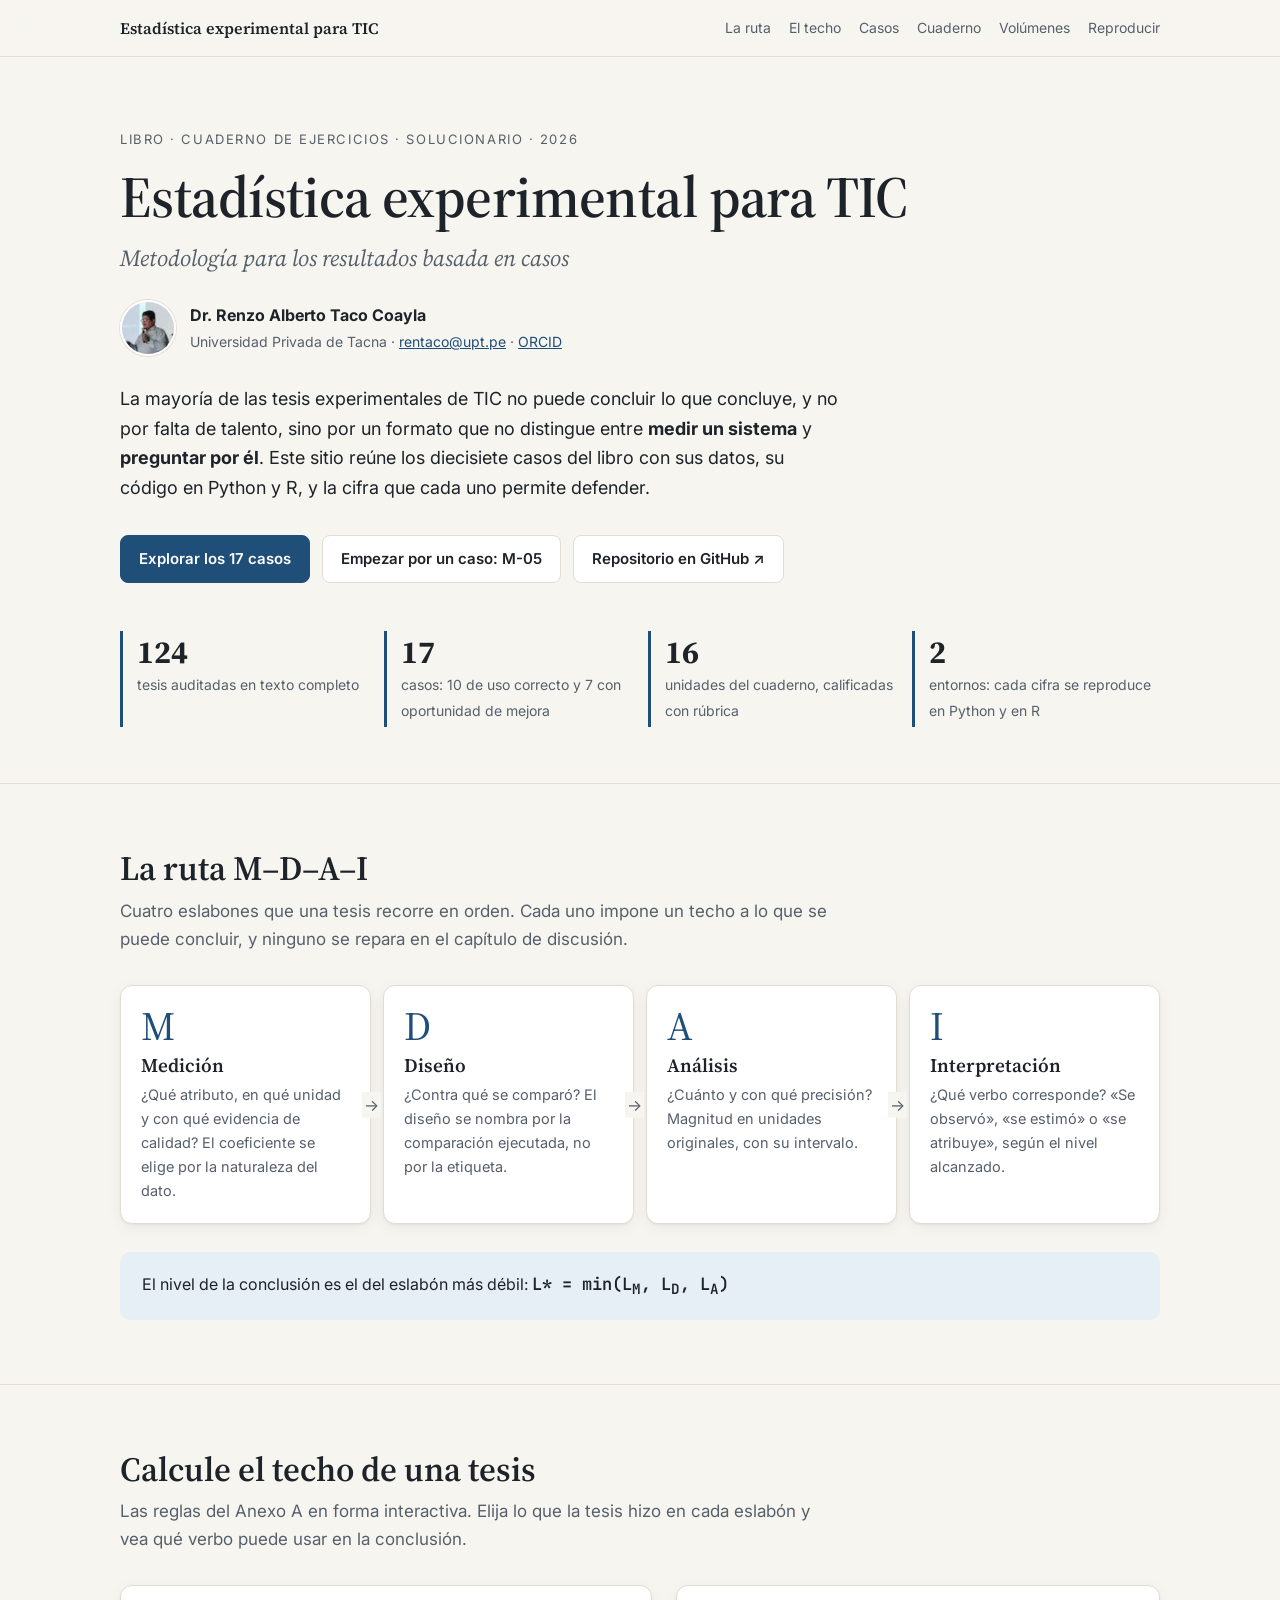
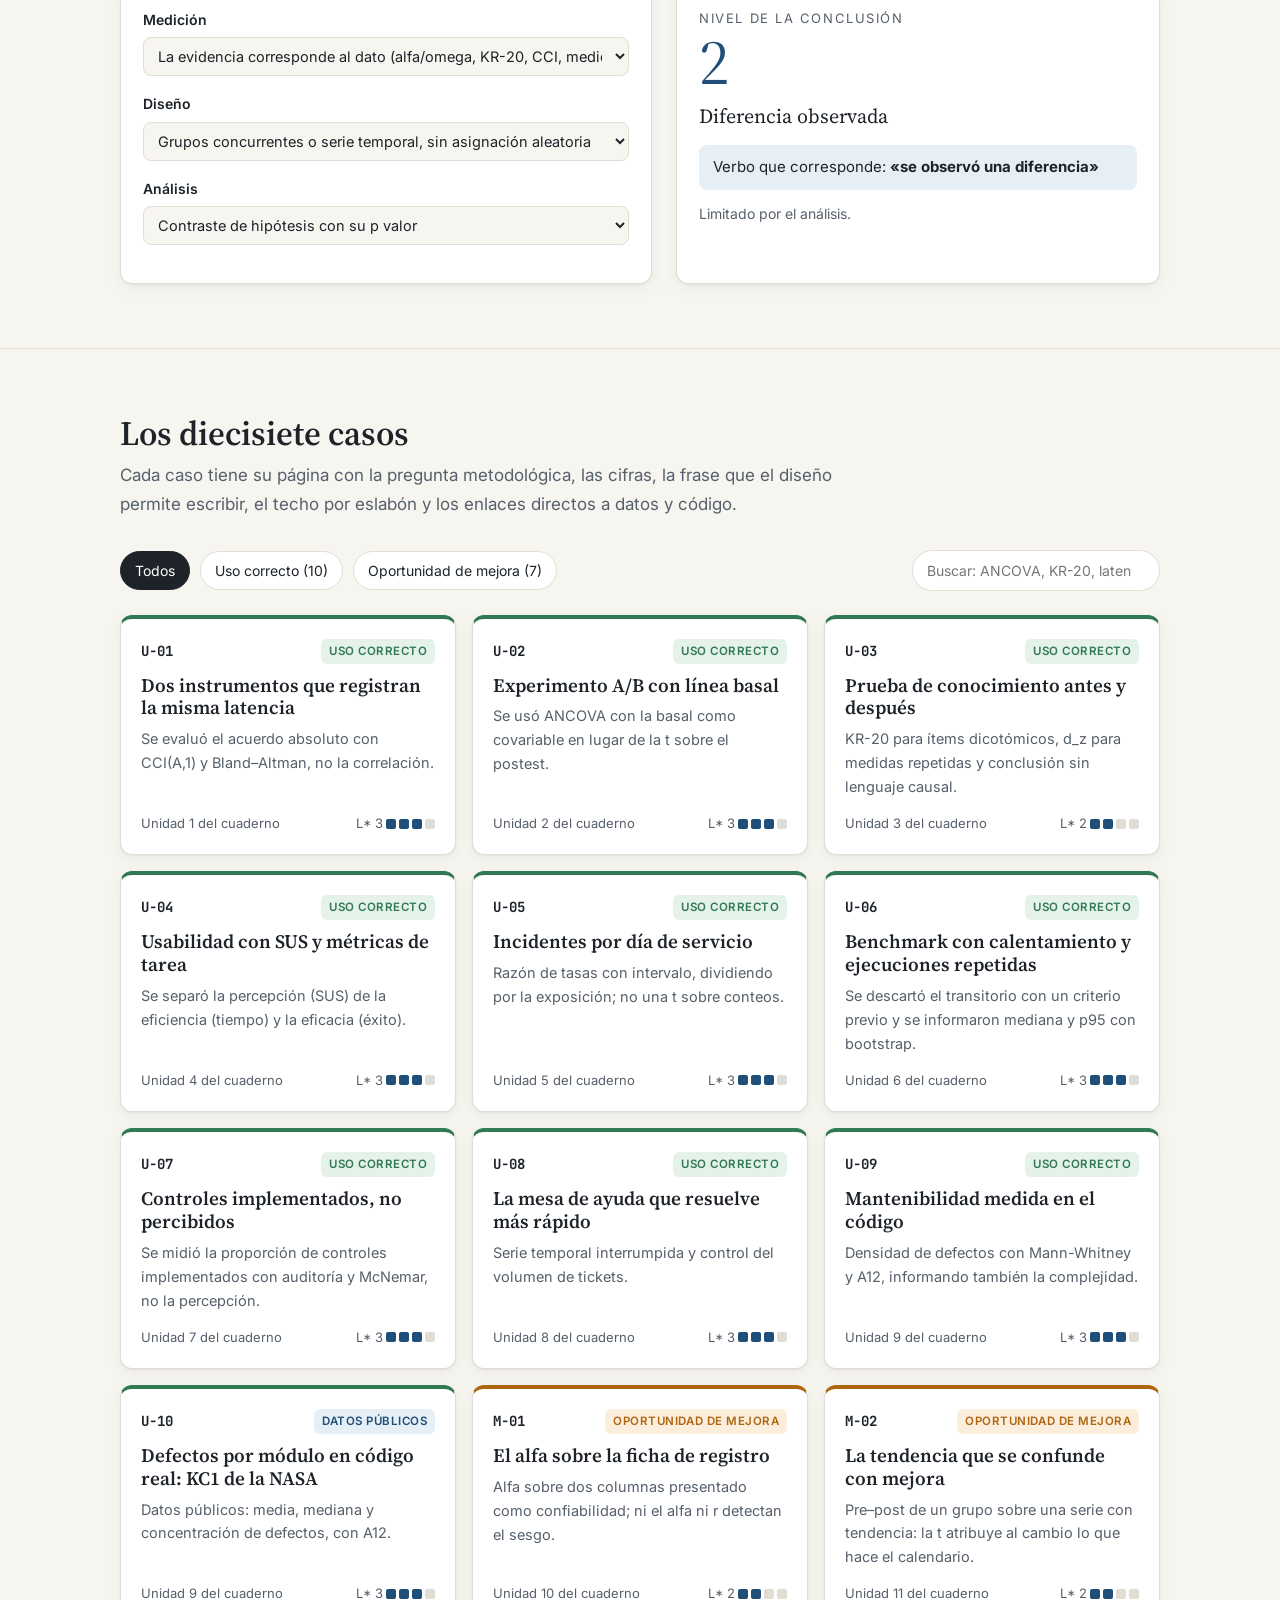
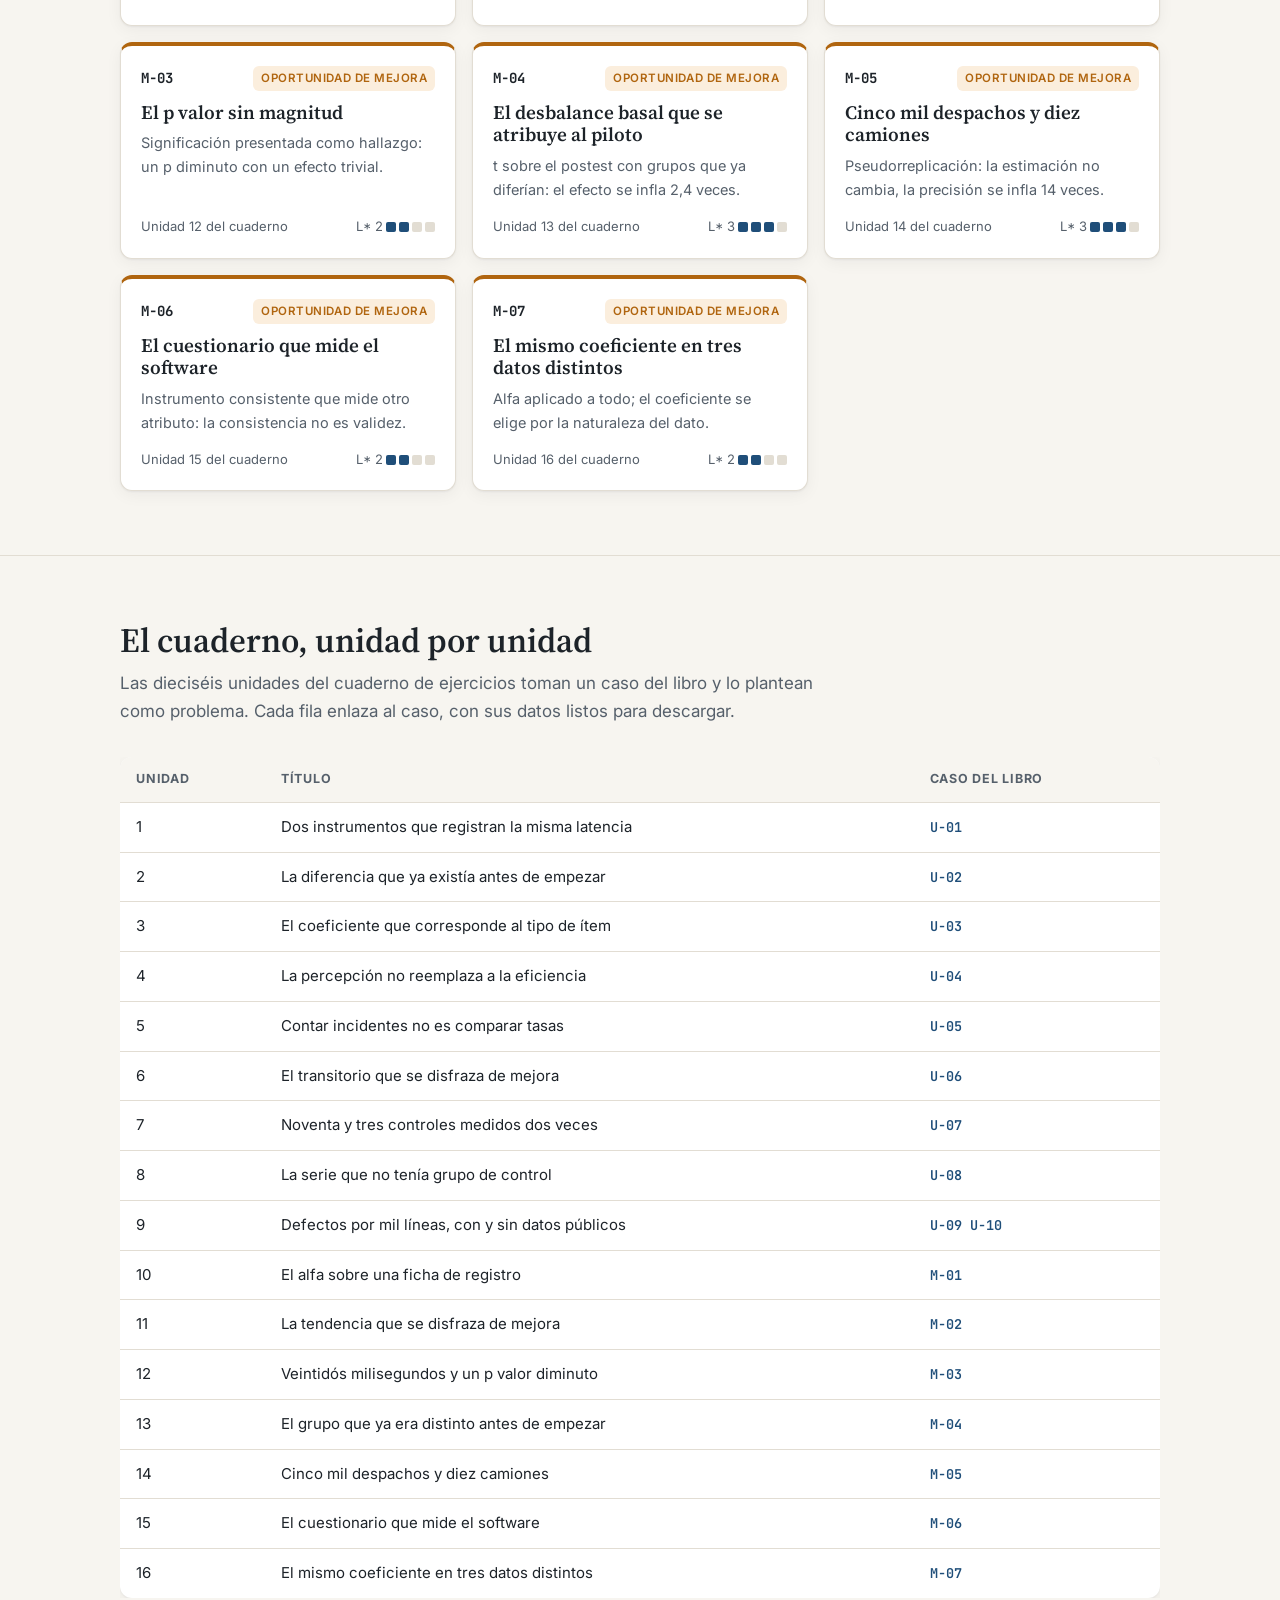
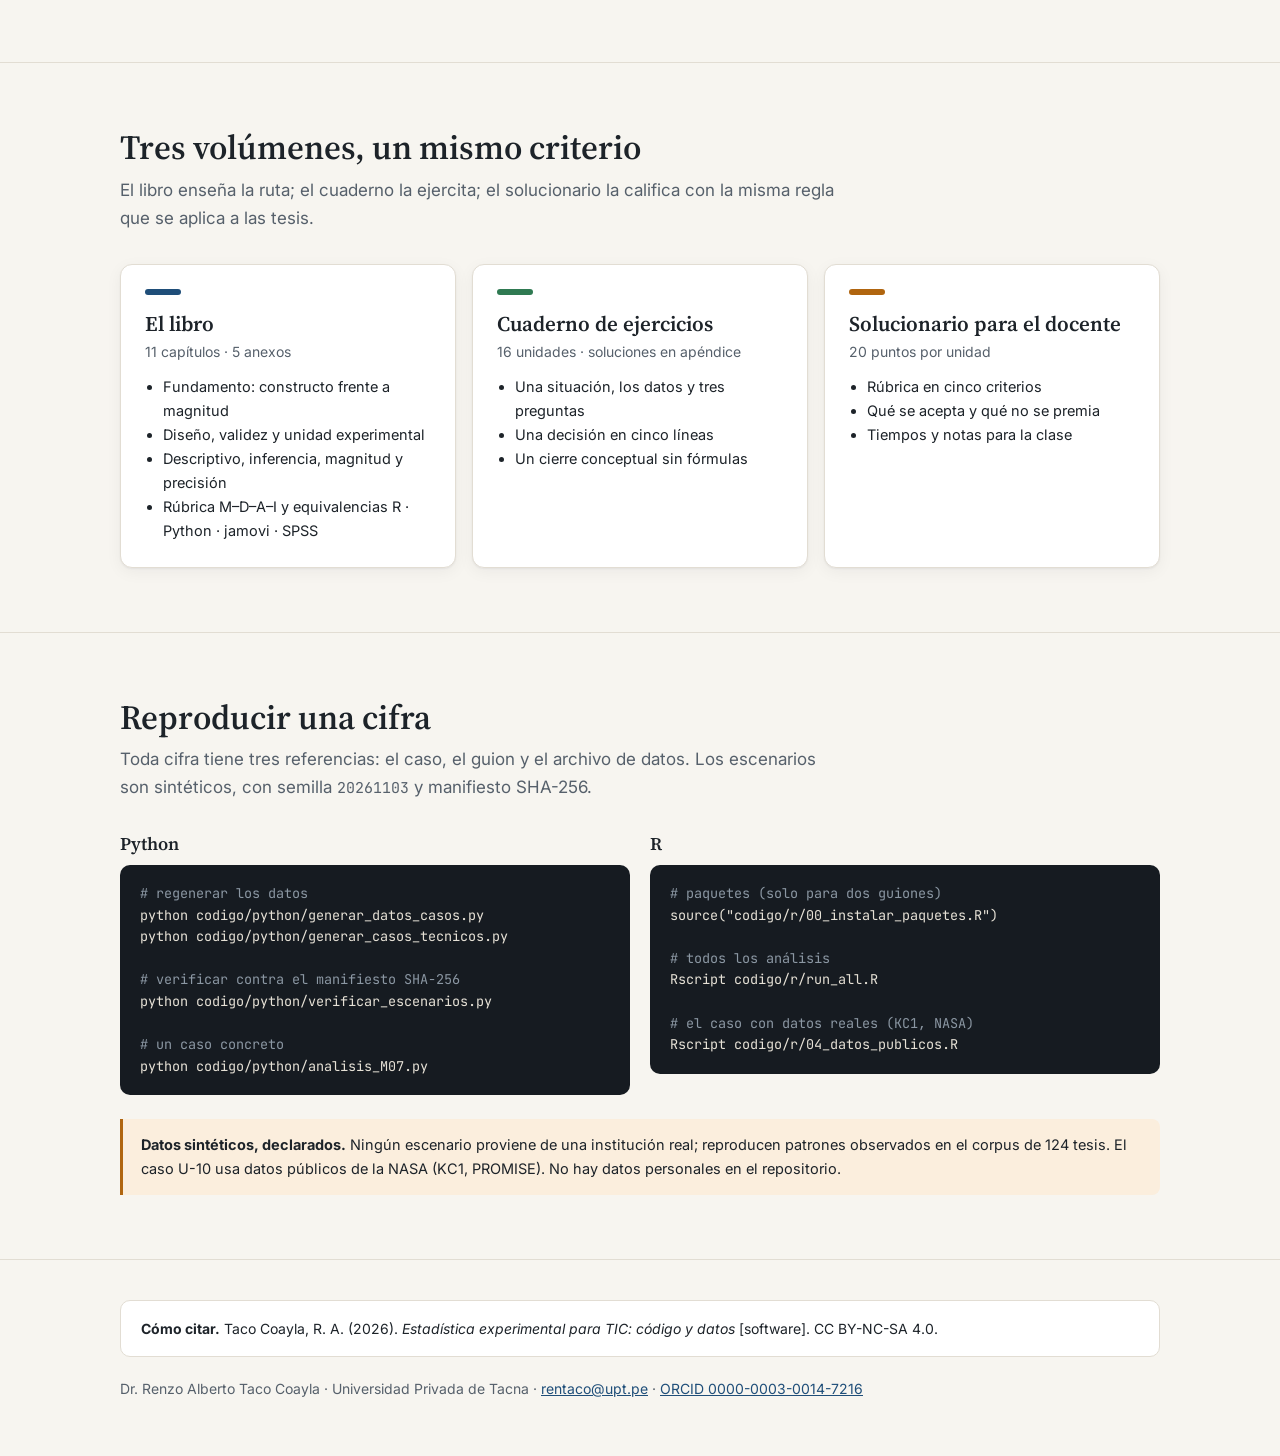
<file: docs/index.html>
<!DOCTYPE html>
<html lang="es">
<head>
  <meta charset="UTF-8">
  <meta name="viewport" content="width=device-width, initial-scale=1.0">
  <title>Estadística experimental para TIC</title>
  <meta name="description" content="Código, datos y casos reproducibles del libro Estadística experimental para TIC: metodología para los resultados basada en casos.">
  <link rel="preconnect" href="https://fonts.googleapis.com">
  <link rel="preconnect" href="https://fonts.gstatic.com" crossorigin>
  <link href="https://fonts.googleapis.com/css2?family=Inter:wght@400;600;700&family=JetBrains+Mono:wght@400;700&family=Source+Serif+4:ital,wght@0,400;0,600;1,400&display=swap" rel="stylesheet">
  <link rel="stylesheet" href="assets/estilos.css">
</head>
<body>
  <header class="barra">
    <div class="contenedor">
      <a class="marca" href="#">Estadística experimental para TIC</a>
      <nav>
        <a href="#ruta">La ruta</a>
        <a href="#techo">El techo</a>
        <a href="#casos">Casos</a>
        <a href="#unidades">Cuaderno</a>
        <a href="#volumenes">Volúmenes</a>
        <a href="#reproducir">Reproducir</a>
      </nav>
    </div>
  </header>

  <section class="portada">
    <div class="contenedor">
      <div class="sobretitulo">Libro · Cuaderno de ejercicios · Solucionario · 2026</div>
      <h1>Estadística experimental para TIC</h1>
      <div class="sub">Metodología para los resultados basada en casos</div>
      <div class="autor">
        <img src="assets/autor.jpg" alt="Dr. Renzo Alberto Taco Coayla" width="56" height="56">
        <div>
          <strong>Dr. Renzo Alberto Taco Coayla</strong>
          <span>Universidad Privada de Tacna ·
            <a href="mailto:rentaco@upt.pe">rentaco@upt.pe</a> ·
            <a href="https://orcid.org/0000-0003-0014-7216" target="_blank" rel="noopener">ORCID</a></span>
        </div>
      </div>
      <p class="tesis">La mayoría de las tesis experimentales de TIC no puede concluir lo que concluye, y no por falta de talento,
        sino por un formato que no distingue entre <strong>medir un sistema</strong> y <strong>preguntar por él</strong>.
        Este sitio reúne los diecisiete casos del libro con sus datos, su código en Python y R, y la cifra que cada uno permite defender.</p>
      <div class="botones">
        <a class="boton principal" href="#casos">Explorar los 17 casos</a>
        <a class="boton" href="caso.html?id=M-05">Empezar por un caso: M-05</a>
        <a class="boton" id="enlace-repo" href="https://github.com/renzotaco/estadistica-experimental-tic" target="_blank" rel="noopener">Repositorio en GitHub ↗</a>
      </div>
      <div class="metricas">
        <div class="metrica"><b>124</b><span>tesis auditadas en texto completo</span></div>
        <div class="metrica"><b>17</b><span>casos: 10 de uso correcto y 7 con oportunidad de mejora</span></div>
        <div class="metrica"><b>16</b><span>unidades del cuaderno, calificadas con rúbrica</span></div>
        <div class="metrica"><b>2</b><span>entornos: cada cifra se reproduce en Python y en R</span></div>
      </div>
    </div>
  </section>

  <section class="bloque" id="ruta">
    <div class="contenedor">
      <h2>La ruta M–D–A–I</h2>
      <p class="intro">Cuatro eslabones que una tesis recorre en orden. Cada uno impone un techo a lo que se puede concluir, y ninguno se repara en el capítulo de discusión.</p>
      <div class="ruta">
        <div class="paso"><div class="letra">M</div><h3>Medición</h3><p>¿Qué atributo, en qué unidad y con qué evidencia de calidad? El coeficiente se elige por la naturaleza del dato.</p></div>
        <div class="paso"><div class="letra">D</div><h3>Diseño</h3><p>¿Contra qué se comparó? El diseño se nombra por la comparación ejecutada, no por la etiqueta.</p></div>
        <div class="paso"><div class="letra">A</div><h3>Análisis</h3><p>¿Cuánto y con qué precisión? Magnitud en unidades originales, con su intervalo.</p></div>
        <div class="paso"><div class="letra">I</div><h3>Interpretación</h3><p>¿Qué verbo corresponde? «Se observó», «se estimó» o «se atribuye», según el nivel alcanzado.</p></div>
      </div>
      <div class="formula">El nivel de la conclusión es el del eslabón más débil: <code>L* = min(L<sub>M</sub>, L<sub>D</sub>, L<sub>A</sub>)</code></div>
    </div>
  </section>

  <section class="bloque" id="techo">
    <div class="contenedor">
      <h2>Calcule el techo de una tesis</h2>
      <p class="intro">Las reglas del Anexo A en forma interactiva. Elija lo que la tesis hizo en cada eslabón y vea qué verbo puede usar en la conclusión.</p>
      <div class="calculadora">
        <div class="panel">
          <div class="control">
            <label for="sel-m">Medición</label>
            <select id="sel-m">
              <option value="4">La evidencia corresponde al dato (alfa/omega, KR-20, CCI, medida normalizada)</option>
              <option value="2">Coeficiente psicométrico como única evidencia de un indicador operativo</option>
              <option value="2">Sin evidencia de calidad de medición</option>
            </select>
          </div>
          <div class="control">
            <label for="sel-d">Diseño</label>
            <select id="sel-d">
              <option value="2">Pre–post de un solo grupo, o postest único</option>
              <option value="3" selected>Grupos concurrentes o serie temporal, sin asignación aleatoria</option>
              <option value="4">Grupos concurrentes con asignación aleatoria documentada</option>
            </select>
          </div>
          <div class="control">
            <label for="sel-a">Análisis</label>
            <select id="sel-a">
              <option value="1">Solo descriptiva o asociación</option>
              <option value="2" selected>Contraste de hipótesis con su p valor</option>
              <option value="3">Diferencia o tamaño del efecto con intervalo de confianza</option>
              <option value="4">Lo anterior y el diseño alcanza 4</option>
            </select>
          </div>
        </div>
        <div class="panel resultado" aria-live="polite">
          <div class="sobretitulo">Nivel de la conclusión</div>
          <div class="grande" id="res-nivel">2</div>
          <div class="nombre" id="res-nombre">Diferencia observada</div>
          <div class="verbo">Verbo que corresponde: <strong id="res-verbo">«se observó una diferencia»</strong></div>
          <div class="limita" id="res-limita"></div>
        </div>
      </div>
    </div>
  </section>

  <section class="bloque" id="casos">
    <div class="contenedor">
      <h2>Los diecisiete casos</h2>
      <p class="intro">Cada caso tiene su página con la pregunta metodológica, las cifras, la frase que el diseño permite escribir, el techo por eslabón y los enlaces directos a datos y código.</p>
      <div class="filtros" role="group" aria-label="Filtrar casos">
        <button class="chip" data-filtro="todos" aria-pressed="true">Todos</button>
        <button class="chip" data-filtro="U" aria-pressed="false">Uso correcto (10)</button>
        <button class="chip" data-filtro="M" aria-pressed="false">Oportunidad de mejora (7)</button>
        <input class="buscar" id="buscar" type="search" placeholder="Buscar: ANCOVA, KR-20, latencia…" aria-label="Buscar casos">
      </div>
      <div class="rejilla" id="rejilla"></div>
      <noscript><p>Active JavaScript para ver el catálogo, o consulte la carpeta <code>dataset/01_Simulados</code> del repositorio.</p></noscript>
    </div>
  </section>

  <section class="bloque" id="unidades">
    <div class="contenedor">
      <h2>El cuaderno, unidad por unidad</h2>
      <p class="intro">Las dieciséis unidades del cuaderno de ejercicios toman un caso del libro y lo plantean como problema. Cada fila enlaza al caso, con sus datos listos para descargar.</p>
      <div class="envoltura">
        <table class="tabla">
          <thead><tr><th>Unidad</th><th>Título</th><th>Caso del libro</th></tr></thead>
          <tbody id="tabla-unidades"></tbody>
        </table>
      </div>
    </div>
  </section>

  <section class="bloque" id="volumenes">
    <div class="contenedor">
      <h2>Tres volúmenes, un mismo criterio</h2>
      <p class="intro">El libro enseña la ruta; el cuaderno la ejercita; el solucionario la califica con la misma regla que se aplica a las tesis.</p>
      <div class="volumenes">
        <div class="volumen"><div class="lomo"></div><h3>El libro</h3><div class="detalle">11 capítulos · 5 anexos</div>
          <ul><li>Fundamento: constructo frente a magnitud</li><li>Diseño, validez y unidad experimental</li><li>Descriptivo, inferencia, magnitud y precisión</li><li>Rúbrica M–D–A–I y equivalencias R · Python · jamovi · SPSS</li></ul></div>
        <div class="volumen"><div class="lomo"></div><h3>Cuaderno de ejercicios</h3><div class="detalle">16 unidades · soluciones en apéndice</div>
          <ul><li>Una situación, los datos y tres preguntas</li><li>Una decisión en cinco líneas</li><li>Un cierre conceptual sin fórmulas</li></ul></div>
        <div class="volumen"><div class="lomo"></div><h3>Solucionario para el docente</h3><div class="detalle">20 puntos por unidad</div>
          <ul><li>Rúbrica en cinco criterios</li><li>Qué se acepta y qué no se premia</li><li>Tiempos y notas para la clase</li></ul></div>
      </div>
    </div>
  </section>

  <section class="bloque" id="reproducir">
    <div class="contenedor">
      <h2>Reproducir una cifra</h2>
      <p class="intro">Toda cifra tiene tres referencias: el caso, el guion y el archivo de datos. Los escenarios son sintéticos, con semilla <code>20261103</code> y manifiesto SHA-256.</p>
      <div class="dos">
        <div>
          <h3>Python</h3>
<pre><span class="c"># regenerar los datos</span>
python codigo/python/generar_datos_casos.py
python codigo/python/generar_casos_tecnicos.py

<span class="c"># verificar contra el manifiesto SHA-256</span>
python codigo/python/verificar_escenarios.py

<span class="c"># un caso concreto</span>
python codigo/python/analisis_M07.py</pre>
        </div>
        <div>
          <h3>R</h3>
<pre><span class="c"># paquetes (solo para dos guiones)</span>
source("codigo/r/00_instalar_paquetes.R")

<span class="c"># todos los análisis</span>
Rscript codigo/r/run_all.R

<span class="c"># el caso con datos reales (KC1, NASA)</span>
Rscript codigo/r/04_datos_publicos.R</pre>
        </div>
      </div>
      <div class="aviso"><strong>Datos sintéticos, declarados.</strong> Ningún escenario proviene de una institución real; reproducen patrones observados en el corpus de 124 tesis. El caso U-10 usa datos públicos de la NASA (KC1, PROMISE). No hay datos personales en el repositorio.</div>
    </div>
  </section>

  <footer>
    <div class="contenedor">
      <div class="cita"><strong>Cómo citar.</strong> Taco Coayla, R. A. (2026). <em>Estadística experimental para TIC: código y datos</em> [software]. CC BY-NC-SA 4.0.</div>
      Dr. Renzo Alberto Taco Coayla · Universidad Privada de Tacna ·
      <a href="mailto:rentaco@upt.pe">rentaco@upt.pe</a> ·
      <a href="https://orcid.org/0000-0003-0014-7216" target="_blank" rel="noopener">ORCID 0000-0003-0014-7216</a>
    </div>
  </footer>

  <script src="assets/casos.js"></script>
  <script>
    // Catálogo
    const rejilla = document.getElementById("rejilla");
    const mini = (n) => [1, 2, 3, 4].map((i) => `<i class="${i <= n ? "on" : ""}"></i>`).join("");
    const techo = (c) => Math.min(c.niveles.M, c.niveles.D, c.niveles.A);
    rejilla.innerHTML = CASOS.map((c) => `
      <a class="tarjeta ${c.familia}" href="caso.html?id=${c.id}" data-familia="${c.familia}"
         data-texto="${(c.id + " " + c.titulo + " " + c.leccion + " " + c.cifras.flat().join(" ")).toLowerCase()}">
        <div class="cabeza"><span class="id">${c.id}</span>
          <span class="etiqueta ${c.publico ? "P" : c.familia}">${c.publico ? "Datos públicos" : c.familia === "U" ? "Uso correcto" : "Oportunidad de mejora"}</span></div>
        <h3>${c.titulo}</h3>
        <p>${c.leccion}</p>
        <div class="pie"><span>Unidad ${c.unidad} del cuaderno</span>
          <span class="techo-mini" title="Techo L* = ${techo(c)}">L* ${techo(c)} ${mini(techo(c))}</span></div>
      </a>`).join("");

    let filtro = "todos";
    const aplicar = () => {
      const q = document.getElementById("buscar").value.trim().toLowerCase();
      rejilla.querySelectorAll(".tarjeta").forEach((t) => {
        const ok = (filtro === "todos" || t.dataset.familia === filtro) && (!q || t.dataset.texto.includes(q));
        t.hidden = !ok;
      });
    };
    document.querySelectorAll(".chip").forEach((b) => b.addEventListener("click", () => {
      filtro = b.dataset.filtro;
      document.querySelectorAll(".chip").forEach((x) => x.setAttribute("aria-pressed", x === b));
      aplicar();
    }));
    document.getElementById("buscar").addEventListener("input", aplicar);

    // Unidades del cuaderno
    document.getElementById("tabla-unidades").innerHTML = UNIDADES.map(([n, t, ids]) =>
      `<tr><td>${n}</td><td>${t}</td><td>${ids.map((id) => `<a href="caso.html?id=${id}">${id}</a>`).join("")}</td></tr>`).join("");

    // Calculadora del techo
    const eslabones = { m: "la medición", d: "el diseño", a: "el análisis" };
    const calcular = () => {
      const v = Object.fromEntries(["m", "d", "a"].map((k) => [k, +document.getElementById("sel-" + k).value]));
      let a = v.a;
      if (a === 4 && v.d < 4) a = 3; // el análisis solo llega a 4 si el diseño lo permite
      const l = Math.min(v.m, v.d, a);
      const lim = Object.entries({ ...v, a }).filter(([, x]) => x === l).map(([k]) => eslabones[k]);
      document.getElementById("res-nivel").textContent = l;
      document.getElementById("res-nombre").textContent = NIVELES[l][0];
      document.getElementById("res-verbo").textContent = `«${NIVELES[l][1]}»`;
      document.getElementById("res-limita").textContent = `Limitado por ${lim.join(" y ")}.`;
    };
    document.querySelectorAll("select").forEach((s) => s.addEventListener("change", calcular));
    calcular();
  </script>
</body>
</html>
</file>
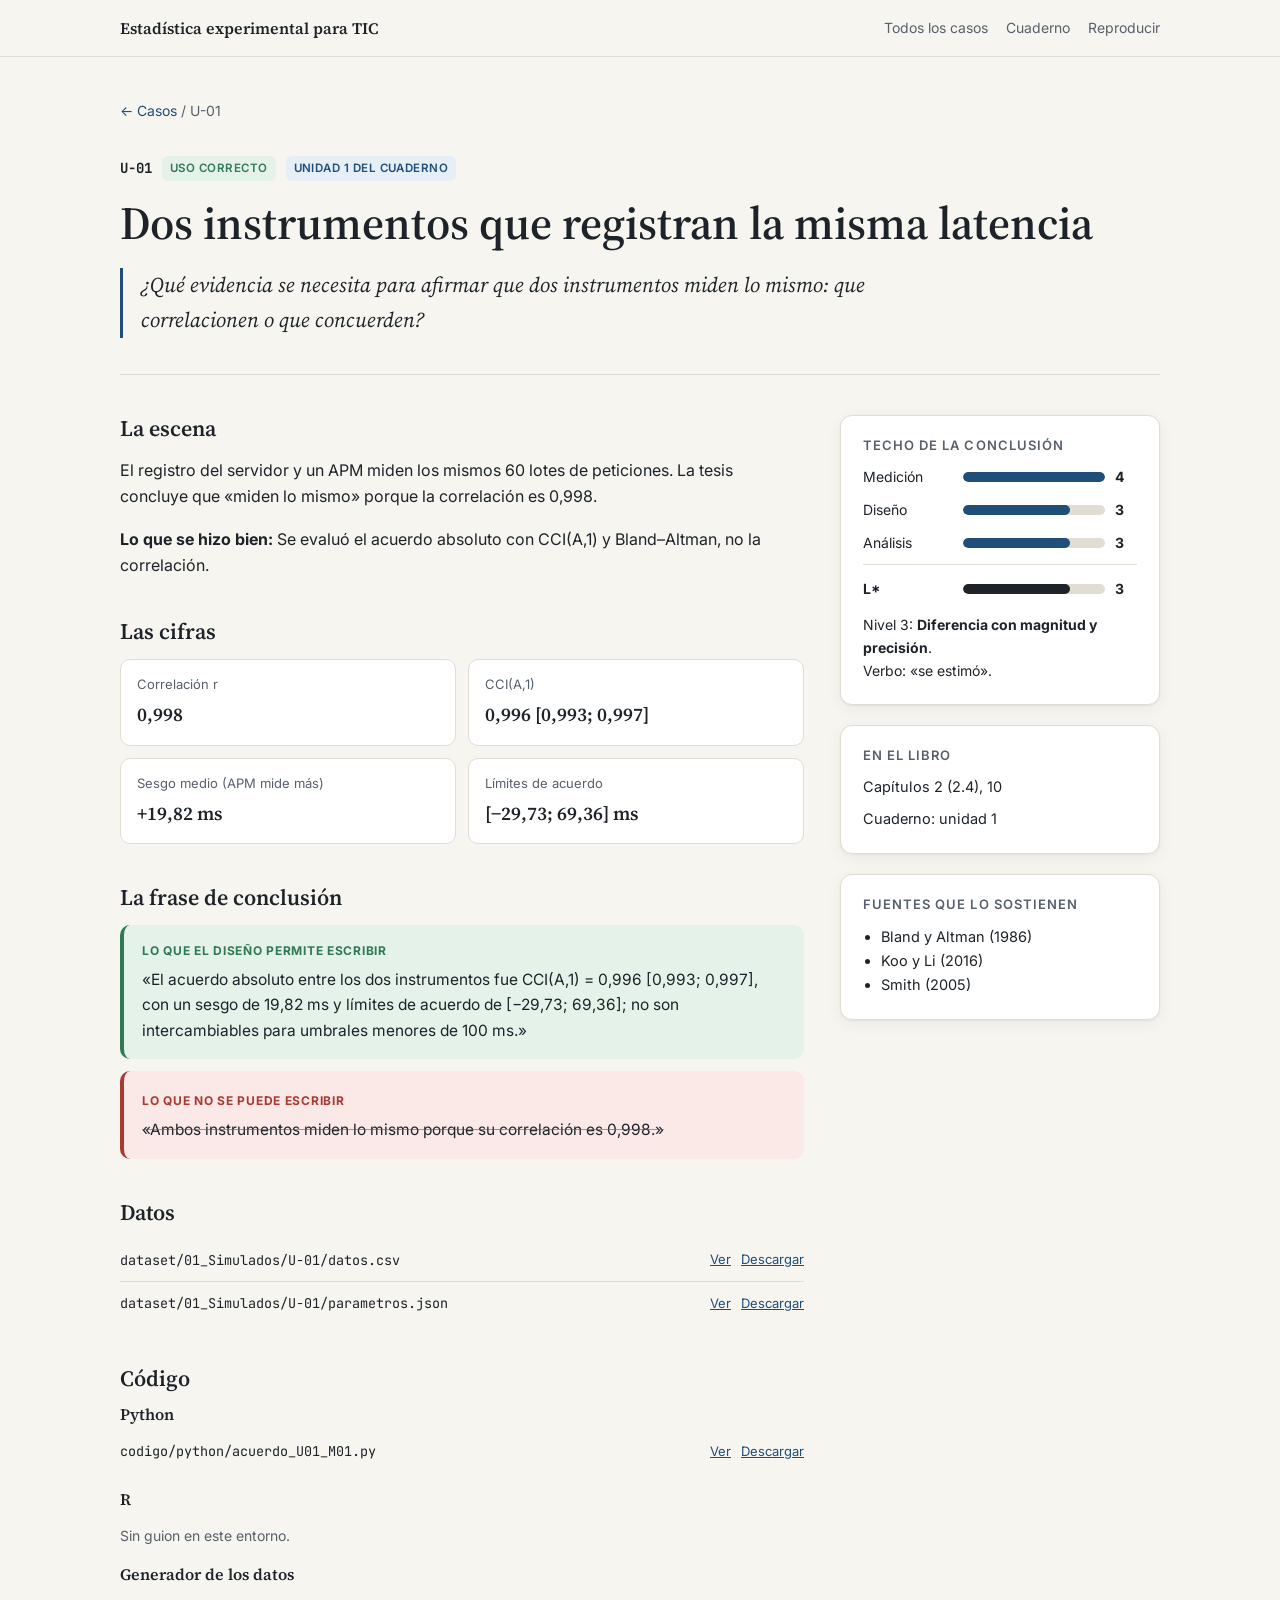
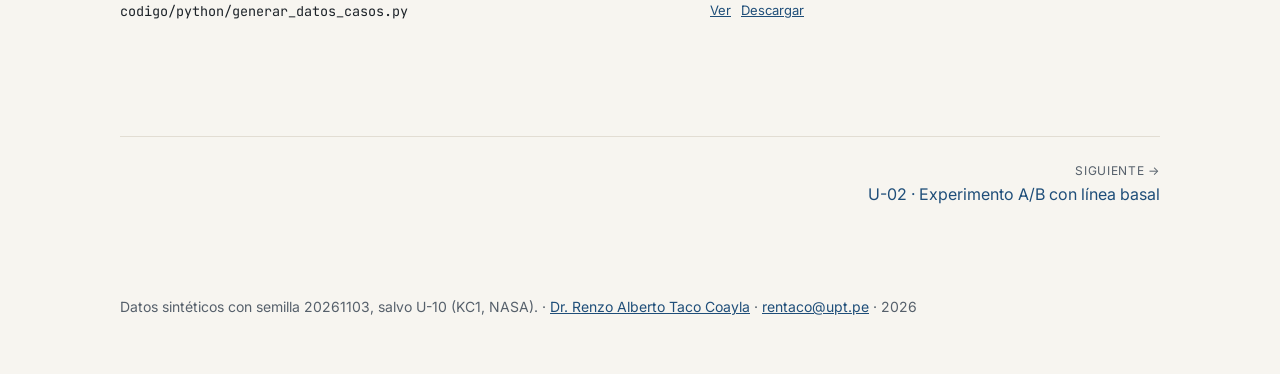
<file: docs/caso.html>
<!DOCTYPE html>
<html lang="es">
<head>
  <meta charset="UTF-8">
  <meta name="viewport" content="width=device-width, initial-scale=1.0">
  <title>Caso · Estadística experimental para TIC</title>
  <link rel="preconnect" href="https://fonts.googleapis.com">
  <link rel="preconnect" href="https://fonts.gstatic.com" crossorigin>
  <link href="https://fonts.googleapis.com/css2?family=Inter:wght@400;600;700&family=JetBrains+Mono:wght@400;700&family=Source+Serif+4:ital,wght@0,400;0,600;1,400&display=swap" rel="stylesheet">
  <link rel="stylesheet" href="assets/estilos.css">
</head>
<body>
  <header class="barra">
    <div class="contenedor">
      <a class="marca" href="index.html">Estadística experimental para TIC</a>
      <nav>
        <a href="index.html#casos">Todos los casos</a>
        <a href="index.html#unidades">Cuaderno</a>
        <a href="index.html#reproducir">Reproducir</a>
      </nav>
    </div>
  </header>

  <main class="contenedor" id="caso"></main>

  <footer>
    <div class="contenedor">Datos sintéticos con semilla 20261103, salvo U-10 (KC1, NASA). ·
      <a href="https://orcid.org/0000-0003-0014-7216" target="_blank" rel="noopener">Dr. Renzo Alberto Taco Coayla</a> ·
      <a href="mailto:rentaco@upt.pe">rentaco@upt.pe</a> · 2026</div>
  </footer>

  <script src="assets/casos.js"></script>
  <script>
    const id = new URLSearchParams(location.search).get("id") || "U-01";
    const i = CASOS.findIndex((c) => c.id === id);
    const raiz = document.getElementById("caso");

    if (i < 0) {
      raiz.innerHTML = `<div class="caso-cabeza"><p class="miga"><a href="index.html#casos">← Casos</a></p>
        <h1>Caso no encontrado</h1><p>No existe el caso «${id.replace(/[<>&"]/g, "")}».</p></div>`;
    } else {
      const c = CASOS[i];
      const L = Math.min(c.niveles.M, c.niveles.D, c.niveles.A);
      const nombreFam = c.familia === "U" ? "Uso correcto" : "Oportunidad de mejora";
      document.title = `${c.id} · ${c.titulo}`;

      const fila = (k, n, total) => `<div class="fila ${total ? "total" : ""}"><span>${k}</span>
        <div class="barra-nivel"><div style="width:${n * 25}%"></div></div><b>${n}</b></div>`;
      const archivo = (ruta) => `<li><span class="ruta-a">${ruta}</span>
        <span class="acciones"><a href="${enlace(ruta)}" target="_blank" rel="noopener">Ver</a><a href="${crudo(ruta)}" target="_blank" rel="noopener" download>Descargar</a></span></li>`;
      const lista = (rutas) => rutas.length ? `<ul class="archivos">${rutas.map(archivo).join("")}</ul>`
                                             : `<p class="vacio">Sin guion en este entorno.</p>`;
      const ant = CASOS[i - 1], sig = CASOS[i + 1];

      raiz.innerHTML = `
        <p class="miga"><a href="index.html#casos">← Casos</a> / ${c.id}</p>
        <div class="caso-cabeza">
          <div class="meta">
            <span class="id">${c.id}</span>
            <span class="etiqueta ${c.familia}">${nombreFam}</span>
            ${c.publico ? '<span class="etiqueta P">Datos públicos</span>' : ""}
            <span class="etiqueta P">Unidad ${c.unidad} del cuaderno</span>
          </div>
          <h1>${c.titulo}</h1>
          <p class="pregunta">${c.pregunta}</p>
        </div>

        <div class="caso-cuerpo">
          <div>
            <div class="seccion-caso">
              <h2>La escena</h2>
              <p>${c.escena}</p>
              <p><strong>${c.familia === "U" ? "Lo que se hizo bien:" : "El error:"}</strong> ${c.leccion}</p>
            </div>
            <div class="seccion-caso">
              <h2>Las cifras</h2>
              <div class="cifras">${c.cifras.map(([k, v]) => `<div class="cifra"><span>${k}</span><b>${v}</b></div>`).join("")}</div>
            </div>
            <div class="seccion-caso">
              <h2>La frase de conclusión</h2>
              <div class="frase si"><small>Lo que el diseño permite escribir</small>«${c.si}»</div>
              <div class="frase no"><small>Lo que no se puede escribir</small><br>«${c.no}»</div>
            </div>
            <div class="seccion-caso">
              <h2>Datos</h2>
              ${lista(c.datos)}
            </div>
            <div class="seccion-caso">
              <h2>Código</h2>
              <h3 style="font-size:16px;margin:0 0 6px">Python</h3>${lista(c.py)}
              <h3 style="font-size:16px;margin:18px 0 6px">R</h3>${lista(c.r)}
              ${c.gen ? `<h3 style="font-size:16px;margin:18px 0 6px">Generador de los datos</h3>${lista([c.gen])}` : ""}
            </div>
          </div>

          <aside class="lado">
            <div class="panel niveles">
              <h3>Techo de la conclusión</h3>
              ${fila("Medición", c.niveles.M)}${fila("Diseño", c.niveles.D)}${fila("Análisis", c.niveles.A)}
              ${fila("L*", L, true)}
              <p style="font-size:14px;margin:12px 0 0">Nivel ${L}: <strong>${NIVELES[L][0]}</strong>.<br>
                Verbo: «${NIVELES[L][1]}».</p>
            </div>
            <div class="panel">
              <h3>En el libro</h3>
              <p style="margin:0 0 8px;font-size:14.5px">Capítulos ${c.capitulos}</p>
              <p style="margin:0;font-size:14.5px">Cuaderno: unidad ${c.unidad}</p>
            </div>
            <div class="panel">
              <h3>Fuentes que lo sostienen</h3>
              <ul style="margin:0;padding-left:18px;font-size:14.5px">${c.fuentes.map((f) => `<li>${f}</li>`).join("")}</ul>
            </div>
          </aside>
        </div>

        <nav class="navegacion">
          ${ant ? `<a href="caso.html?id=${ant.id}"><small>← Anterior</small>${ant.id} · ${ant.titulo}</a>` : "<span></span>"}
          ${sig ? `<a href="caso.html?id=${sig.id}" style="text-align:right"><small>Siguiente →</small>${sig.id} · ${sig.titulo}</a>` : ""}
        </nav>`;
    }
  </script>
</body>
</html>
</file>
<file: docs/assets/estilos.css>
:root {
  --fondo: #f7f5f0;
  --papel: #ffffff;
  --tinta: #1d2329;
  --suave: #56606b;
  --linea: #e2ddd3;
  --acento: #1f4e79;
  --acento-suave: #e6eef6;
  --u: #2f7a52;
  --u-suave: #e5f2ea;
  --m: #b0650f;
  --m-suave: #fbeedd;
  --mal: #a83a32;
  --mal-suave: #fbe9e7;
  --sombra: 0 1px 2px rgba(20, 25, 30, .05), 0 4px 16px rgba(20, 25, 30, .05);
  --serif: "Source Serif 4", Georgia, "Times New Roman", serif;
  --sans: "Inter", system-ui, -apple-system, "Segoe UI", sans-serif;
  --mono: "JetBrains Mono", ui-monospace, Consolas, monospace;
}
@media (prefers-color-scheme: dark) {
  :root:not([data-theme="light"]) {
    --fondo: #14181c; --papel: #1c2228; --tinta: #e8e4dc; --suave: #a3acb5; --linea: #2e363e;
    --acento: #8bb8e8; --acento-suave: #1d2c3b; --u: #6cc495; --u-suave: #18302a;
    --m: #e8a456; --m-suave: #352717; --mal: #ec8b81; --mal-suave: #3a1f1d;
    --sombra: 0 1px 2px rgba(0,0,0,.3);
  }
}

* { box-sizing: border-box; }
html { scroll-behavior: smooth; }
body {
  margin: 0; background: var(--fondo); color: var(--tinta);
  font: 16px/1.65 var(--sans); -webkit-font-smoothing: antialiased;
}
a { color: var(--acento); }
h1, h2, h3 { font-family: var(--serif); line-height: 1.2; margin: 0; font-weight: 600; }
code, .mono { font-family: var(--mono); font-size: .88em; }
.contenedor { max-width: 1080px; margin: 0 auto; padding: 0 20px; }

/* Barra superior */
.barra { position: sticky; top: 0; z-index: 10; background: color-mix(in srgb, var(--fondo) 88%, transparent);
  backdrop-filter: blur(8px); border-bottom: 1px solid var(--linea); }
.barra .contenedor { display: flex; align-items: center; gap: 24px; height: 56px; }
.marca { font-family: var(--serif); font-weight: 600; text-decoration: none; color: var(--tinta); white-space: nowrap; }
.barra nav { display: flex; gap: 18px; margin-left: auto; overflow-x: auto; }
.barra nav a { color: var(--suave); text-decoration: none; font-size: 14px; white-space: nowrap; }
.barra nav a:hover { color: var(--tinta); }

/* Portada */
.portada { padding: 72px 0 56px; border-bottom: 1px solid var(--linea); }
.sobretitulo { font-size: 13px; letter-spacing: .12em; text-transform: uppercase; color: var(--suave); }
.portada h1 { font-size: clamp(34px, 6vw, 58px); margin: 12px 0 8px; letter-spacing: -.01em; }
.portada .sub { font-family: var(--serif); font-style: italic; font-size: clamp(18px, 2.4vw, 23px); color: var(--suave); }
.autor { display: flex; align-items: center; gap: 14px; margin-top: 22px; }
.autor img { width: 56px; height: 56px; border-radius: 50%; object-fit: cover; flex: none;
  border: 2px solid var(--papel); box-shadow: 0 0 0 1px var(--linea); }
.autor strong { display: block; font-size: 16px; }
.autor span { color: var(--suave); font-size: 14px; }
.portada .tesis { max-width: 720px; font-size: 18px; margin: 28px 0 32px; }
.botones { display: flex; flex-wrap: wrap; gap: 12px; }
.boton { display: inline-flex; align-items: center; gap: 8px; padding: 11px 18px; border-radius: 8px;
  font-weight: 600; font-size: 15px; text-decoration: none; border: 1px solid var(--linea);
  background: var(--papel); color: var(--tinta); }
.boton.principal { background: var(--acento); border-color: var(--acento); color: var(--papel); }
.boton:hover { filter: brightness(1.05); }
.metricas { display: grid; grid-template-columns: repeat(auto-fit, minmax(150px, 1fr)); gap: 16px; margin-top: 48px; }
.metrica { border-left: 3px solid var(--acento); padding: 4px 0 4px 14px; }
.metrica b { display: block; font-family: var(--serif); font-size: 32px; line-height: 1.1; }
.metrica span { color: var(--suave); font-size: 14px; }

/* Secciones */
section.bloque { padding: 64px 0; border-bottom: 1px solid var(--linea); }
.bloque h2 { font-size: clamp(26px, 3.4vw, 34px); margin-bottom: 8px; }
.bloque .intro { color: var(--suave); max-width: 720px; margin: 0 0 32px; font-size: 17px; }

/* Ruta */
.ruta { display: grid; grid-template-columns: repeat(4, 1fr); gap: 12px; counter-reset: paso; }
.paso { background: var(--papel); border: 1px solid var(--linea); border-radius: 12px; padding: 20px; box-shadow: var(--sombra); position: relative; }
.paso .letra { font-family: var(--serif); font-size: 40px; color: var(--acento); line-height: 1; }
.paso h3 { font-size: 19px; margin: 8px 0 6px; }
.paso p { margin: 0; color: var(--suave); font-size: 14.5px; }
.paso:not(:last-child)::after { content: "→"; position: absolute; right: -11px; top: 50%; transform: translateY(-50%);
  color: var(--suave); background: var(--fondo); font-size: 16px; padding: 0 2px; z-index: 1; }
.formula { margin-top: 28px; padding: 18px 22px; background: var(--acento-suave); border-radius: 10px; font-size: 16px; }
.formula code { font-size: 17px; font-weight: 600; }

/* Calculadora del techo */
.calculadora { display: grid; grid-template-columns: 1.1fr 1fr; gap: 24px; margin-top: 32px; }
.panel { background: var(--papel); border: 1px solid var(--linea); border-radius: 12px; padding: 22px; box-shadow: var(--sombra); }
.panel h3 { font-size: 19px; margin-bottom: 14px; }
.control { margin-bottom: 16px; }
.control label { display: block; font-weight: 600; font-size: 14px; margin-bottom: 6px; }
.control select { width: 100%; padding: 9px 10px; border-radius: 8px; border: 1px solid var(--linea);
  background: var(--fondo); color: var(--tinta); font: inherit; font-size: 14.5px; }
.resultado .grande { font-family: var(--serif); font-size: 64px; line-height: 1; color: var(--acento); }
.resultado .nombre { font-size: 20px; font-family: var(--serif); margin: 6px 0 12px; }
.resultado .verbo { background: var(--acento-suave); padding: 10px 14px; border-radius: 8px; font-size: 15px; }
.resultado .limita { color: var(--suave); font-size: 14px; margin-top: 12px; }

/* Catálogo */
.filtros { display: flex; flex-wrap: wrap; gap: 10px; align-items: center; margin-bottom: 24px; }
.chip { border: 1px solid var(--linea); background: var(--papel); color: var(--tinta); padding: 7px 14px;
  border-radius: 999px; font: inherit; font-size: 14px; cursor: pointer; }
.chip[aria-pressed="true"] { background: var(--tinta); color: var(--papel); border-color: var(--tinta); }
.buscar { margin-left: auto; padding: 8px 14px; border-radius: 999px; border: 1px solid var(--linea);
  background: var(--papel); color: var(--tinta); font: inherit; font-size: 14px; min-width: 220px; }
.rejilla { display: grid; grid-template-columns: repeat(auto-fill, minmax(300px, 1fr)); gap: 16px; }
.tarjeta { display: flex; flex-direction: column; background: var(--papel); border: 1px solid var(--linea);
  border-radius: 12px; padding: 20px; text-decoration: none; color: inherit; box-shadow: var(--sombra);
  transition: transform .15s, border-color .15s; border-top: 4px solid var(--u); }
.tarjeta.M { border-top-color: var(--m); }
.tarjeta:hover { transform: translateY(-2px); border-color: var(--acento); }
.tarjeta .cabeza { display: flex; justify-content: space-between; align-items: center; gap: 8px; margin-bottom: 10px; }
.id { font-family: var(--mono); font-weight: 700; font-size: 14px; }
.etiqueta { font-size: 11.5px; font-weight: 600; letter-spacing: .04em; text-transform: uppercase;
  padding: 3px 8px; border-radius: 6px; background: var(--u-suave); color: var(--u); }
.etiqueta.M { background: var(--m-suave); color: var(--m); }
.etiqueta.P { background: var(--acento-suave); color: var(--acento); }
.tarjeta h3 { font-size: 19px; margin-bottom: 8px; }
.tarjeta p { margin: 0 0 14px; color: var(--suave); font-size: 14.5px; }
.tarjeta .pie { margin-top: auto; display: flex; justify-content: space-between; align-items: center; font-size: 13px; color: var(--suave); }
.techo-mini { display: inline-flex; gap: 3px; align-items: center; }
.techo-mini i { width: 10px; height: 10px; border-radius: 2px; background: var(--linea); display: inline-block; }
.techo-mini i.on { background: var(--acento); }

/* Unidades */
.tabla { width: 100%; border-collapse: collapse; background: var(--papel); border-radius: 12px; overflow: hidden;
  box-shadow: var(--sombra); font-size: 15px; }
.tabla th, .tabla td { padding: 12px 16px; text-align: left; border-bottom: 1px solid var(--linea); vertical-align: top; }
.tabla th { font-size: 12.5px; text-transform: uppercase; letter-spacing: .06em; color: var(--suave); background: var(--fondo); }
.tabla tr:last-child td { border-bottom: none; }
.tabla td a { font-family: var(--mono); font-size: 13.5px; font-weight: 600; margin-right: 8px; text-decoration: none; }
.envoltura { overflow-x: auto; }

/* Volúmenes */
.volumenes { display: grid; grid-template-columns: repeat(3, 1fr); gap: 16px; }
.volumen { background: var(--papel); border: 1px solid var(--linea); border-radius: 12px; padding: 24px; box-shadow: var(--sombra); }
.volumen .lomo { width: 36px; height: 6px; border-radius: 3px; background: var(--acento); margin-bottom: 16px; }
.volumen:nth-child(2) .lomo { background: var(--u); }
.volumen:nth-child(3) .lomo { background: var(--m); }
.volumen h3 { font-size: 21px; margin-bottom: 4px; }
.volumen .detalle { color: var(--suave); font-size: 14px; margin-bottom: 12px; }
.volumen ul { margin: 0; padding-left: 18px; font-size: 14.5px; }

/* Código */
pre { background: #161b21; color: #e6e1d6; padding: 18px 20px; border-radius: 10px; overflow-x: auto;
  font: 13.5px/1.6 var(--mono); margin: 0; }
pre .c { color: #8b97a3; }
.dos { display: grid; grid-template-columns: 1fr 1fr; gap: 20px; }
.dos h3 { font-size: 18px; margin-bottom: 10px; }
.aviso { margin-top: 24px; padding: 14px 18px; border-left: 3px solid var(--m); background: var(--m-suave); border-radius: 0 8px 8px 0; font-size: 14.5px; }

/* Pie */
footer { padding: 40px 0 56px; color: var(--suave); font-size: 14px; }
footer .cita { background: var(--papel); border: 1px solid var(--linea); border-radius: 10px; padding: 16px 20px; color: var(--tinta); margin-bottom: 20px; }

/* Página de caso */
.miga { font-size: 14px; color: var(--suave); padding-top: 28px; }
.miga a { text-decoration: none; }
.caso-cabeza { padding: 20px 0 36px; border-bottom: 1px solid var(--linea); }
.caso-cabeza .meta { display: flex; flex-wrap: wrap; gap: 10px; align-items: center; margin-bottom: 14px; }
.caso-cabeza h1 { font-size: clamp(30px, 5vw, 46px); margin-bottom: 18px; }
.pregunta { font-family: var(--serif); font-style: italic; font-size: 21px; max-width: 760px; color: var(--tinta);
  border-left: 3px solid var(--acento); padding-left: 18px; margin: 0; }
.caso-cuerpo { display: grid; grid-template-columns: minmax(0, 1fr) 320px; gap: 36px; padding: 40px 0 64px; }
.caso-cuerpo h2 { font-size: 22px; margin: 0 0 14px; }
.seccion-caso { margin-bottom: 40px; }
.cifras { display: grid; grid-template-columns: repeat(2, 1fr); gap: 12px; }
.cifra { background: var(--papel); border: 1px solid var(--linea); border-radius: 10px; padding: 14px 16px; }
.cifra span { display: block; font-size: 13px; color: var(--suave); margin-bottom: 4px; }
.cifra b { font-family: var(--serif); font-size: 19px; font-weight: 600; }
.frase { padding: 16px 18px; border-radius: 10px; margin-bottom: 12px; font-size: 15.5px; }
.frase.si { background: var(--u-suave); border-left: 4px solid var(--u); }
.frase.no { background: var(--mal-suave); border-left: 4px solid var(--mal); text-decoration: line-through;
  text-decoration-color: color-mix(in srgb, var(--mal) 60%, transparent); }
.frase small { display: block; font-size: 12px; font-weight: 700; letter-spacing: .06em; text-transform: uppercase; margin-bottom: 6px; text-decoration: none; }
.frase.si small { color: var(--u); }
.frase.no small { color: var(--mal); display: inline-block; }
.niveles .fila { display: grid; grid-template-columns: 90px 1fr 22px; gap: 10px; align-items: center; margin-bottom: 10px; font-size: 14px; }
.barra-nivel { height: 10px; background: var(--linea); border-radius: 5px; overflow: hidden; }
.barra-nivel div { height: 100%; background: var(--acento); border-radius: 5px; }
.niveles .fila.total { border-top: 1px solid var(--linea); padding-top: 12px; margin-top: 4px; font-weight: 700; }
.niveles .fila.total .barra-nivel div { background: var(--tinta); }
.archivos { list-style: none; padding: 0; margin: 0; }
.archivos li { display: flex; align-items: center; justify-content: space-between; gap: 10px; padding: 10px 0; border-bottom: 1px solid var(--linea); font-size: 13.5px; }
.archivos li:last-child { border-bottom: none; }
.archivos .ruta-a { font-family: var(--mono); word-break: break-all; }
.archivos .acciones { display: flex; gap: 10px; white-space: nowrap; font-size: 13px; }
.lado .panel { margin-bottom: 20px; }
.lado h3 { font-size: 13px; text-transform: uppercase; letter-spacing: .08em; color: var(--suave); font-family: var(--sans); margin-bottom: 12px; }
.navegacion { display: flex; justify-content: space-between; gap: 16px; border-top: 1px solid var(--linea); padding: 24px 0 48px; }
.navegacion a { text-decoration: none; max-width: 48%; }
.navegacion small { display: block; color: var(--suave); font-size: 12px; text-transform: uppercase; letter-spacing: .06em; }
.vacio { color: var(--suave); font-size: 14px; }

@media (max-width: 860px) {
  .ruta { grid-template-columns: 1fr 1fr; }
  .paso:nth-child(2)::after { display: none; }
  .calculadora, .dos, .caso-cuerpo { grid-template-columns: 1fr; }
  .volumenes { grid-template-columns: 1fr; }
  .barra nav { display: none; }
}
@media (max-width: 520px) {
  .ruta, .cifras { grid-template-columns: 1fr; }
  .paso::after { display: none; }
  .buscar { margin-left: 0; width: 100%; }
}
</file>
